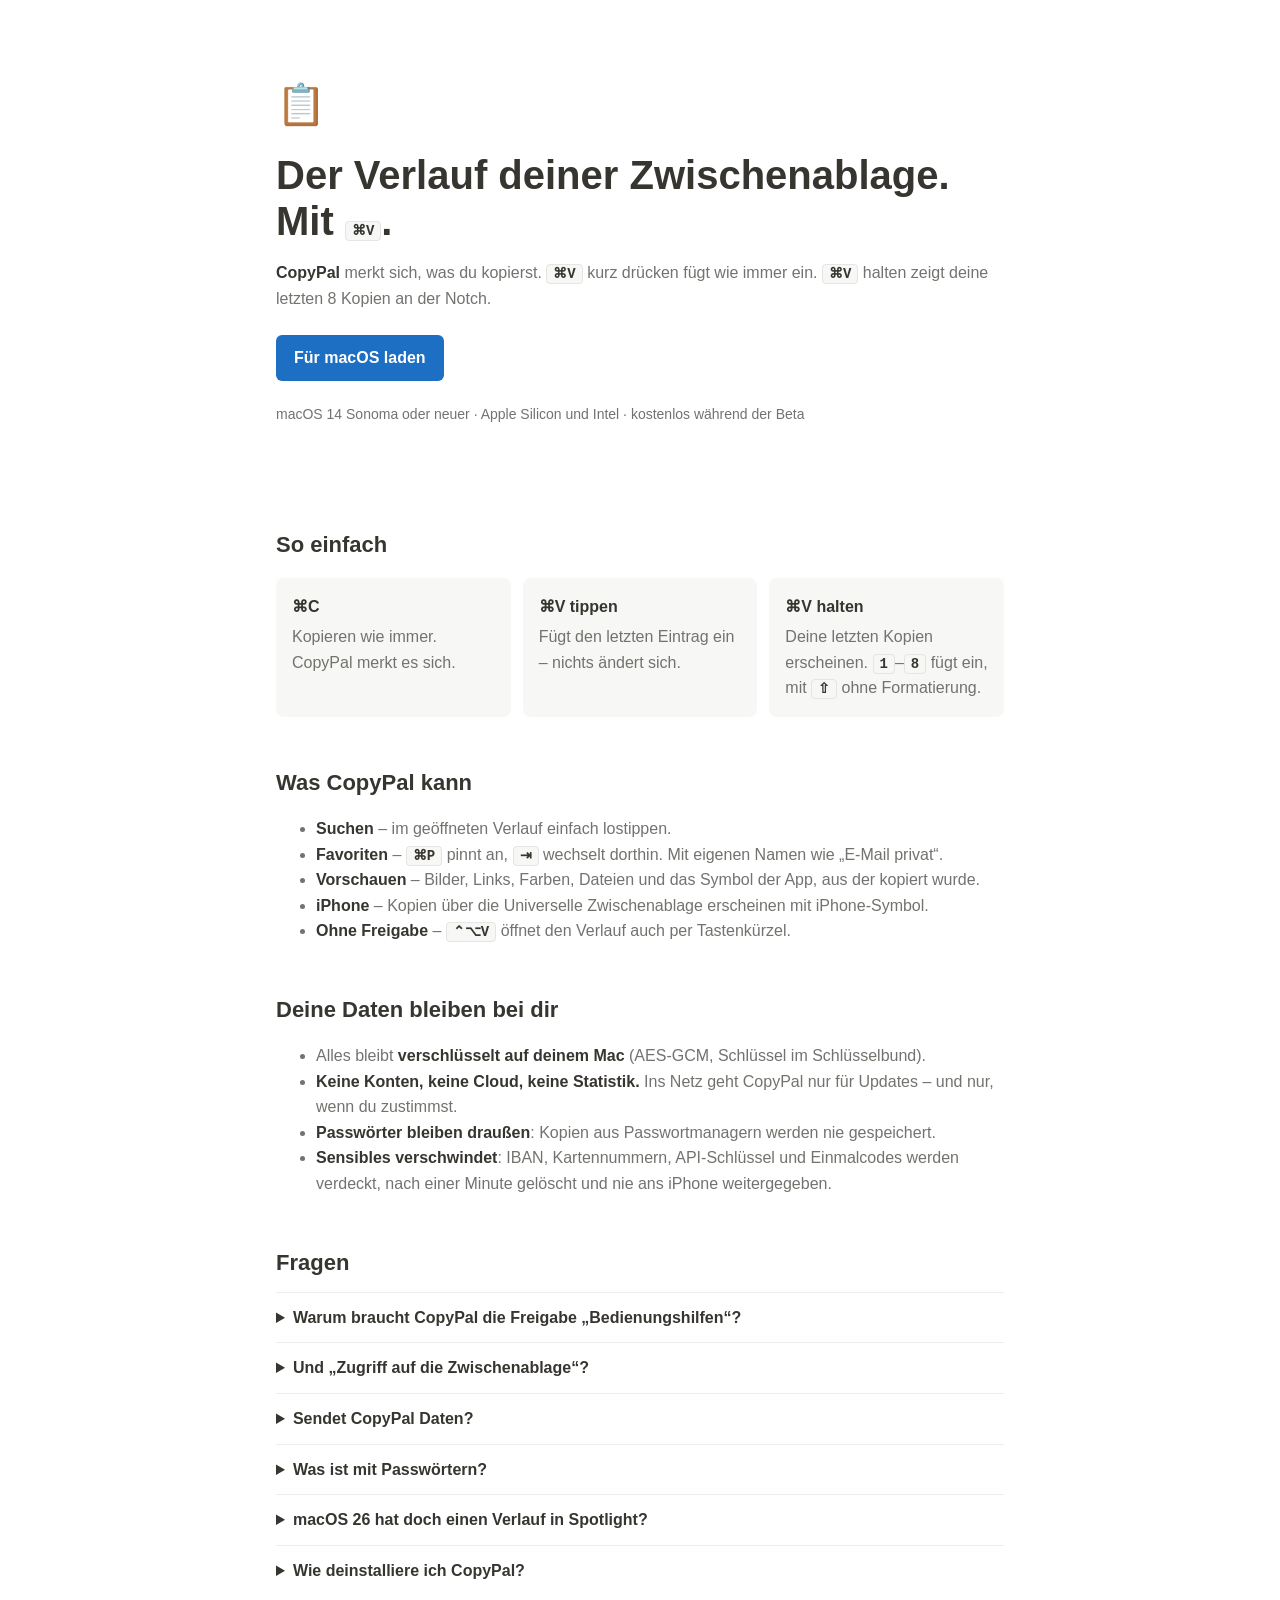
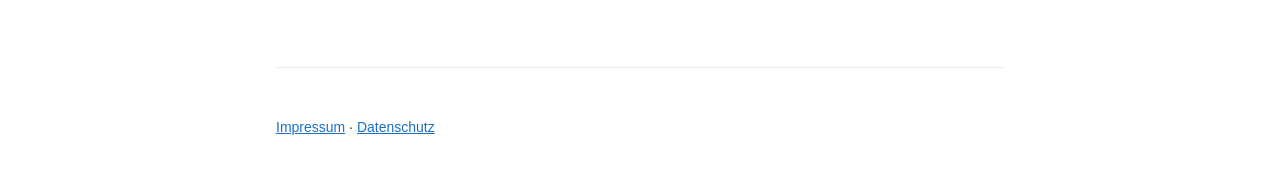
<file: CopyPal/Website/index.html>
<!doctype html>
<html lang="de">
<head>
  <meta charset="utf-8">
  <meta name="viewport" content="width=device-width, initial-scale=1">
  <title>CopyPal – Der Verlauf deiner Zwischenablage</title>
  <meta name="description" content="CopyPal: ⌘V halten zeigt deine letzten Kopien an der Notch. Verschlüsselt, lokal, ohne neue Tastenkombinationen.">
  <link rel="stylesheet" href="style.css">
</head>
<body>
<header>
  <div class="icon" aria-hidden="true">📋</div>
  <h1>Der Verlauf deiner Zwischenablage.<br>Mit <kbd>⌘V</kbd>.</h1>
  <p><strong>CopyPal</strong> merkt sich, was du kopierst. <kbd>⌘V</kbd> kurz drücken fügt wie immer ein. <kbd>⌘V</kbd> halten zeigt deine letzten 8 Kopien an der Notch.</p>
  <!-- Replace with the latest release (Docs/Release.md). -->
  <a class="button" href="https://github.com/OWNER/REPO/releases/latest">Für macOS laden</a>
  <p class="note">macOS 14 Sonoma oder neuer · Apple Silicon und Intel · kostenlos während der Beta</p>
</header>
<main>
  <h2>So einfach</h2>
  <ol class="steps">
    <li><strong>⌘C</strong>Kopieren wie immer. CopyPal merkt es sich.</li>
    <li><strong>⌘V tippen</strong>Fügt den letzten Eintrag ein – nichts ändert sich.</li>
    <li><strong>⌘V halten</strong>Deine letzten Kopien erscheinen. <kbd>1</kbd>–<kbd>8</kbd> fügt ein, mit <kbd>⇧</kbd> ohne Formatierung.</li>
  </ol>

  <h2>Was CopyPal kann</h2>
  <ul>
    <li><strong>Suchen</strong> – im geöffneten Verlauf einfach lostippen.</li>
    <li><strong>Favoriten</strong> – <kbd>⌘P</kbd> pinnt an, <kbd>⇥</kbd> wechselt dorthin. Mit eigenen Namen wie „E-Mail privat“.</li>
    <li><strong>Vorschauen</strong> – Bilder, Links, Farben, Dateien und das Symbol der App, aus der kopiert wurde.</li>
    <li><strong>iPhone</strong> – Kopien über die Universelle Zwischenablage erscheinen mit iPhone-Symbol.</li>
    <li><strong>Ohne Freigabe</strong> – <kbd>⌃⌥V</kbd> öffnet den Verlauf auch per Tastenkürzel.</li>
  </ul>

  <h2>Deine Daten bleiben bei dir</h2>
  <ul>
    <li>Alles bleibt <strong>verschlüsselt auf deinem Mac</strong> (AES-GCM, Schlüssel im Schlüsselbund).</li>
    <li><strong>Keine Konten, keine Cloud, keine Statistik.</strong> Ins Netz geht CopyPal nur für Updates – und nur, wenn du zustimmst.</li>
    <li><strong>Passwörter bleiben draußen</strong>: Kopien aus Passwortmanagern werden nie gespeichert.</li>
    <li><strong>Sensibles verschwindet</strong>: IBAN, Kartennummern, API-Schlüssel und Einmalcodes werden verdeckt, nach einer Minute gelöscht und nie ans iPhone weitergegeben.</li>
  </ul>

  <h2>Fragen</h2>
  <details>
    <summary>Warum braucht CopyPal die Freigabe „Bedienungshilfen“?</summary>
    <p>Nur so kann CopyPal unterscheiden, ob du <kbd>⌘V</kbd> kurz drückst oder hältst, und den gewählten Eintrag einfügen. CopyPal reagiert ausschließlich auf <kbd>⌘V</kbd> und speichert keine Tastatureingaben.</p>
  </details>
  <details>
    <summary>Und „Zugriff auf die Zwischenablage“?</summary>
    <p>Ab macOS 15.4 fragt macOS, bevor eine App die Zwischenablage liest. Für einen Clipboard-Manager ist „Immer erlauben“ nötig, sonst erscheint bei jeder Kopie eine Rückfrage.</p>
  </details>
  <details>
    <summary>Sendet CopyPal Daten?</summary>
    <p>Nein. Der Verlauf bleibt verschlüsselt auf deinem Mac. Optional prüft CopyPal auf Updates (ohne Systemprofil) und lädt Website-Symbole für kopierte Links – beides nur, wenn du es einschaltest.</p>
  </details>
  <details>
    <summary>Was ist mit Passwörtern?</summary>
    <p>Passwortmanager markieren ihre Kopien; CopyPal liest diese nie. Zusätzlich stehen 1Password, Bitwarden, die Passwörter-App, die Schlüsselbundverwaltung und Banking-Apps auf einer Ignorierliste, die du erweitern kannst.</p>
  </details>
  <details>
    <summary>macOS 26 hat doch einen Verlauf in Spotlight?</summary>
    <p>Ja – CopyPal ist anders: kein neues Tastenkürzel (einfach <kbd>⌘V</kbd> halten), Einfügen mit einer Zahl, verschlüsselte Ablage, automatische Erkennung sensibler Inhalte, Favoriten mit Namen und die Kontrolle, was aufs iPhone geht.</p>
  </details>
  <details>
    <summary>Wie deinstalliere ich CopyPal?</summary>
    <p>CopyPal beenden und aus „Programme“ löschen. Der verschlüsselte Verlauf liegt unter <code>~/Library/Application Support</code>, der Schlüssel in der Schlüsselbundverwaltung (Eintrag „CopyPal“).</p>
  </details>
</main>
<footer>
  <hr>
  <a href="impressum.html">Impressum</a> · <a href="datenschutz.html">Datenschutz</a>
</footer>
</body>
</html>
</file>
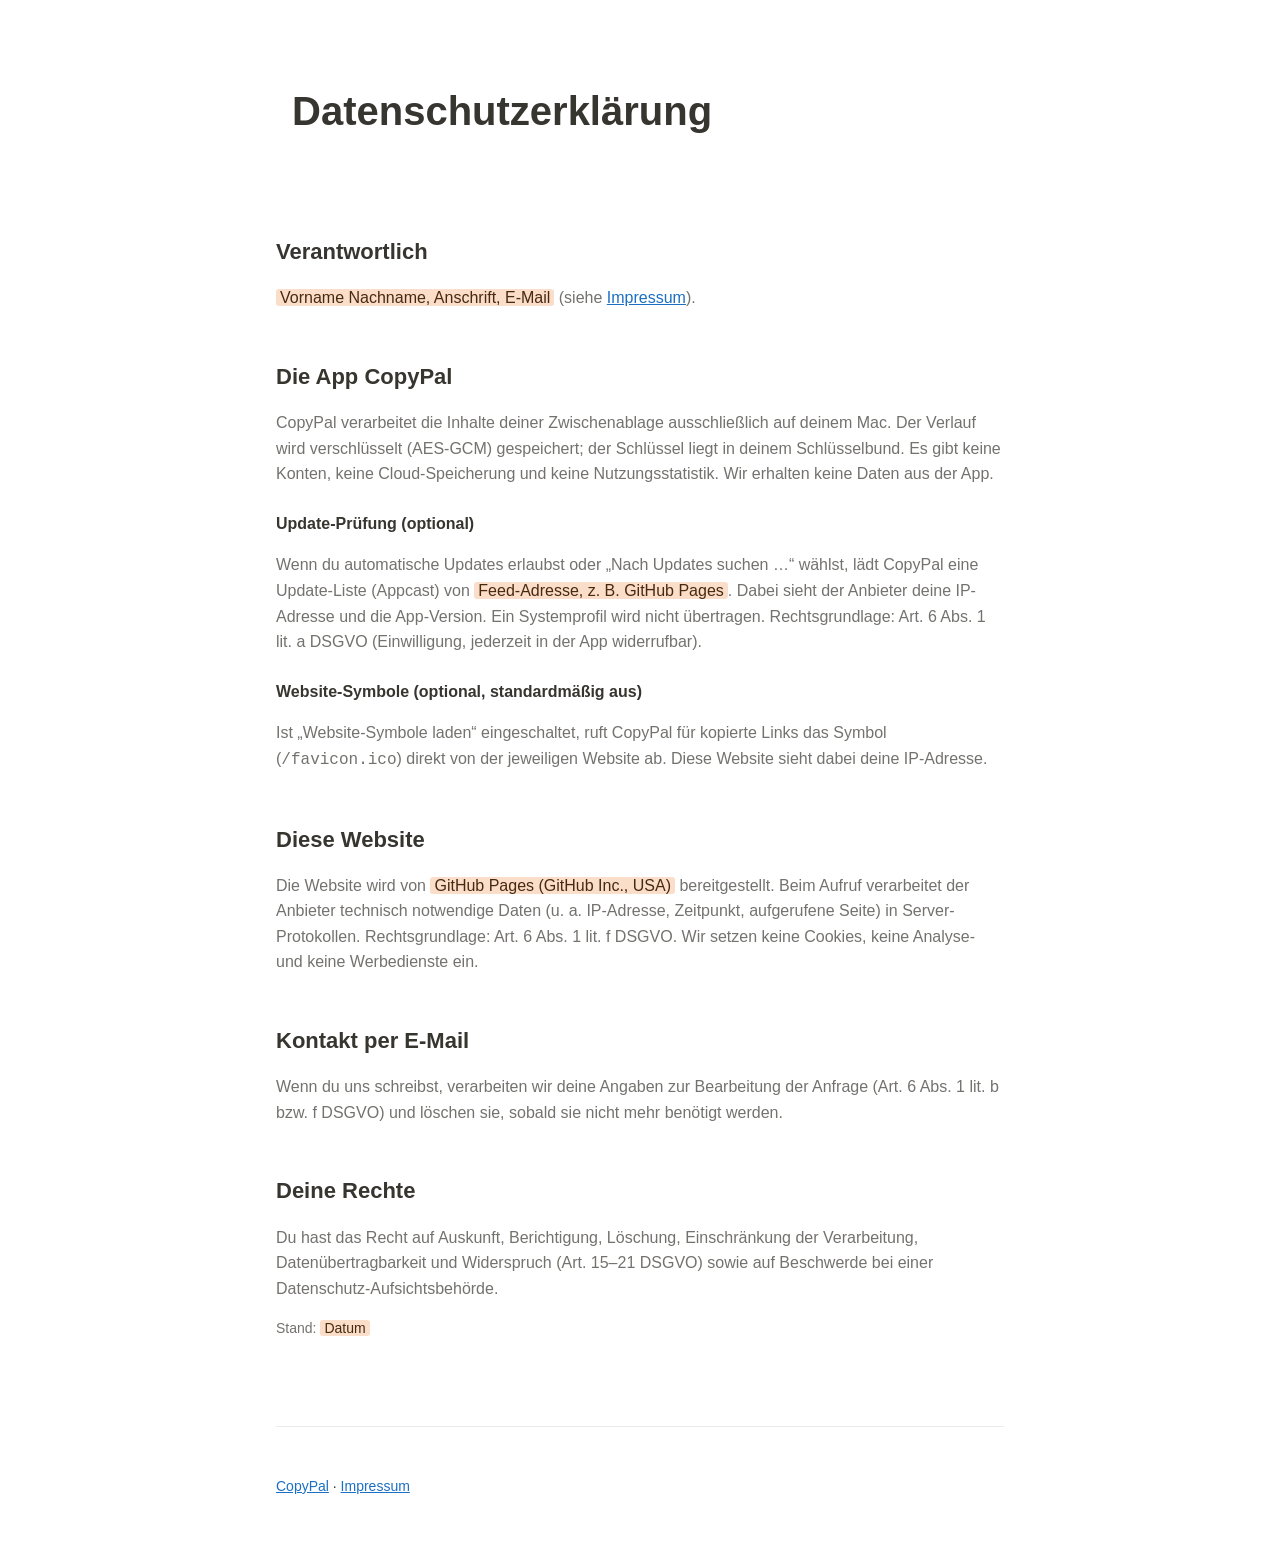
<file: CopyPal/Website/datenschutz.html>
<!doctype html>
<html lang="de">
<head>
  <meta charset="utf-8">
  <meta name="viewport" content="width=device-width, initial-scale=1">
  <title>Datenschutz – CopyPal</title>
  <link rel="stylesheet" href="style.css">
</head>
<body>
<main>
  <header><h1>Datenschutzerklärung</h1></header>
  <!-- VORLAGE, keine Rechtsberatung: vor der Veröffentlichung prüfen und die markierten Angaben ersetzen. -->

  <h2>Verantwortlich</h2>
  <p><span class="placeholder">Vorname Nachname, Anschrift, E-Mail</span> (siehe <a href="impressum.html">Impressum</a>).</p>

  <h2>Die App CopyPal</h2>
  <p>CopyPal verarbeitet die Inhalte deiner Zwischenablage ausschließlich auf deinem Mac. Der Verlauf wird verschlüsselt (AES-GCM) gespeichert; der Schlüssel liegt in deinem Schlüsselbund. Es gibt keine Konten, keine Cloud-Speicherung und keine Nutzungsstatistik. Wir erhalten keine Daten aus der App.</p>
  <h3>Update-Prüfung (optional)</h3>
  <p>Wenn du automatische Updates erlaubst oder „Nach Updates suchen …“ wählst, lädt CopyPal eine Update-Liste (Appcast) von <span class="placeholder">Feed-Adresse, z. B. GitHub Pages</span>. Dabei sieht der Anbieter deine IP-Adresse und die App-Version. Ein Systemprofil wird nicht übertragen. Rechtsgrundlage: Art. 6 Abs. 1 lit. a DSGVO (Einwilligung, jederzeit in der App widerrufbar).</p>
  <h3>Website-Symbole (optional, standardmäßig aus)</h3>
  <p>Ist „Website-Symbole laden“ eingeschaltet, ruft CopyPal für kopierte Links das Symbol (<code>/favicon.ico</code>) direkt von der jeweiligen Website ab. Diese Website sieht dabei deine IP-Adresse.</p>

  <h2>Diese Website</h2>
  <p>Die Website wird von <span class="placeholder">GitHub Pages (GitHub Inc., USA)</span> bereitgestellt. Beim Aufruf verarbeitet der Anbieter technisch notwendige Daten (u. a. IP-Adresse, Zeitpunkt, aufgerufene Seite) in Server-Protokollen. Rechtsgrundlage: Art. 6 Abs. 1 lit. f DSGVO. Wir setzen keine Cookies, keine Analyse- und keine Werbedienste ein.</p>

  <h2>Kontakt per E-Mail</h2>
  <p>Wenn du uns schreibst, verarbeiten wir deine Angaben zur Bearbeitung der Anfrage (Art. 6 Abs. 1 lit. b bzw. f DSGVO) und löschen sie, sobald sie nicht mehr benötigt werden.</p>

  <h2>Deine Rechte</h2>
  <p>Du hast das Recht auf Auskunft, Berichtigung, Löschung, Einschränkung der Verarbeitung, Datenübertragbarkeit und Widerspruch (Art. 15–21 DSGVO) sowie auf Beschwerde bei einer Datenschutz-Aufsichtsbehörde.</p>

  <p class="note">Stand: <span class="placeholder">Datum</span></p>
</main>
<footer><hr><a href="index.html">CopyPal</a> · <a href="impressum.html">Impressum</a></footer>
</body>
</html>
</file>
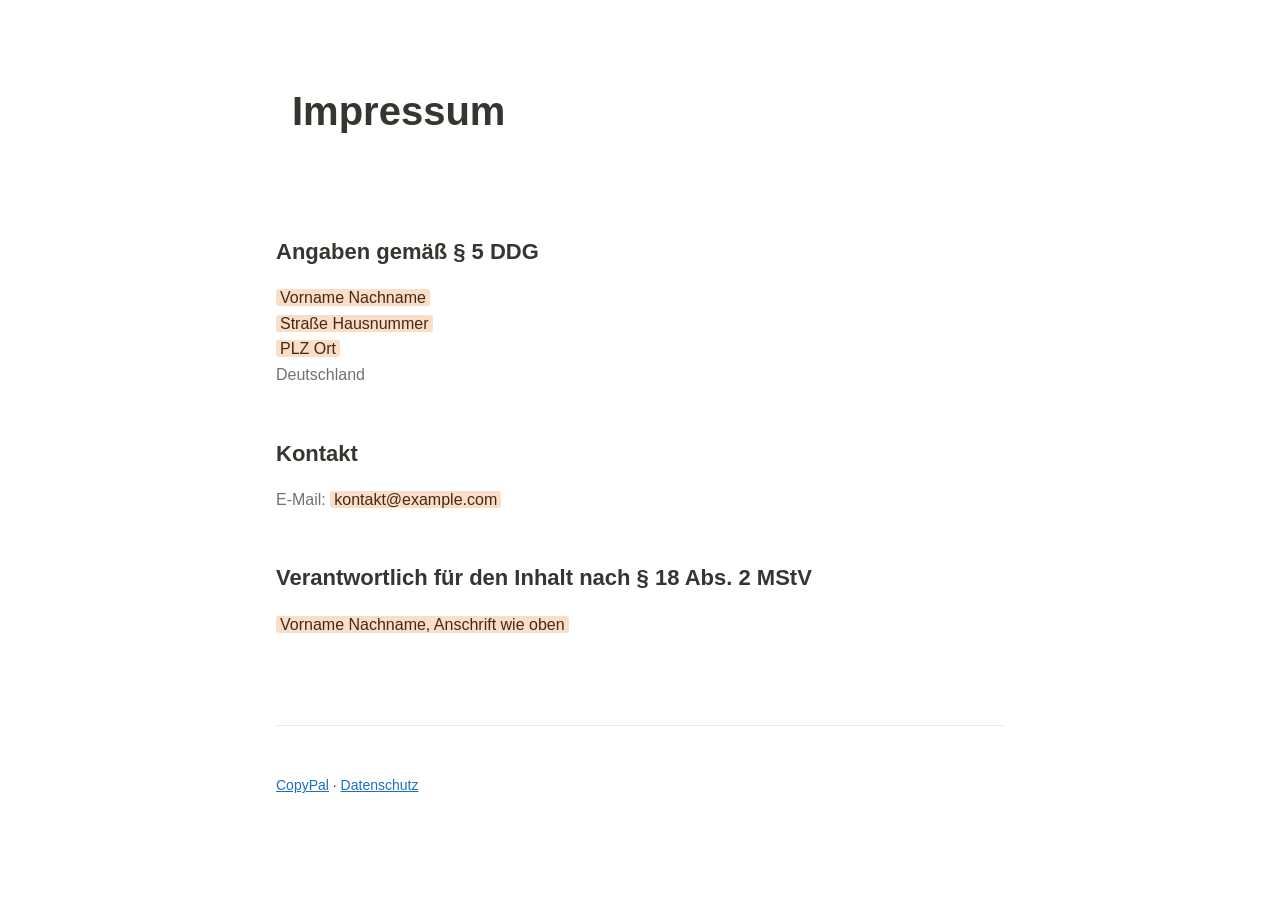
<file: CopyPal/Website/impressum.html>
<!doctype html>
<html lang="de">
<head>
  <meta charset="utf-8">
  <meta name="viewport" content="width=device-width, initial-scale=1">
  <title>Impressum – CopyPal</title>
  <link rel="stylesheet" href="style.css">
</head>
<body>
<main>
  <header><h1>Impressum</h1></header>
  <!-- VORLAGE: vor der Veröffentlichung alle markierten Angaben ersetzen (Docs/Release-Checkliste.md). -->
  <h2>Angaben gemäß § 5 DDG</h2>
  <p>
    <span class="placeholder">Vorname Nachname</span><br>
    <span class="placeholder">Straße Hausnummer</span><br>
    <span class="placeholder">PLZ Ort</span><br>
    Deutschland
  </p>
  <h2>Kontakt</h2>
  <p>E-Mail: <span class="placeholder">kontakt@example.com</span></p>
  <h2>Verantwortlich für den Inhalt nach § 18 Abs. 2 MStV</h2>
  <p><span class="placeholder">Vorname Nachname, Anschrift wie oben</span></p>
</main>
<footer><hr><a href="index.html">CopyPal</a> · <a href="datenschutz.html">Datenschutz</a></footer>
</body>
</html>
</file>
<file: CopyPal/Website/style.css>
/* CopyPal website: calm, reduced, Notion-like (see Docs/Design.md). No external fonts or scripts. */
:root {
  --bg: #ffffff;
  --surface: #f7f7f5;
  --text: #37352f;
  --text-secondary: #73726e;
  --divider: rgba(55, 53, 47, 0.09);
  --accent: #1c6fc2;
  --accent-hover: #165fa6;
  color-scheme: light dark;
}
@media (prefers-color-scheme: dark) {
  :root {
    --bg: #191919;
    --surface: #202020;
    --text: rgba(255, 255, 255, 0.81);
    --text-secondary: #9b9b9b;
    --divider: rgba(255, 255, 255, 0.094);
  }
}
* { box-sizing: border-box; }
body {
  margin: 0;
  background: var(--bg);
  color: var(--text);
  font: 16px/1.6 -apple-system, BlinkMacSystemFont, "Helvetica Neue", Arial, sans-serif;
}
main, header, footer { max-width: 760px; margin: 0 auto; padding: 0 16px; }
header { padding-top: 72px; padding-bottom: 40px; }
h1 { font-size: 40px; line-height: 1.15; margin: 16px 0 12px; font-weight: 700; }
h2 { font-size: 22px; margin: 48px 0 12px; }
h3 { font-size: 16px; margin: 24px 0 4px; }
p, li { color: var(--text-secondary); }
strong { color: var(--text); }
kbd {
  font: 600 14px ui-monospace, SFMono-Regular, Menlo, monospace;
  background: var(--surface);
  border: 1px solid var(--divider);
  border-radius: 4px;
  padding: 1px 6px;
  color: var(--text);
}
.icon { font-size: 40px; }
.button {
  display: inline-block;
  background: var(--accent);
  color: #fff;
  text-decoration: none;
  font-weight: 600;
  padding: 10px 18px;
  border-radius: 6px;
  margin: 8px 12px 8px 0;
}
.button:hover { background: var(--accent-hover); }
.note { font-size: 14px; }
.steps { display: grid; grid-template-columns: repeat(auto-fit, minmax(200px, 1fr)); gap: 12px; padding: 0; list-style: none; }
.steps li { background: var(--surface); border-radius: 8px; padding: 16px; }
.steps li strong { display: block; margin-bottom: 4px; }
hr { border: 0; border-top: 1px solid var(--divider); margin: 48px 0; }
details { border-top: 1px solid var(--divider); padding: 12px 0; }
summary { cursor: pointer; font-weight: 600; color: var(--text); }
footer { padding-top: 24px; padding-bottom: 48px; font-size: 14px; }
footer a, main a { color: var(--accent); }
.placeholder { background: #fadec9; color: #49290e; padding: 0 4px; border-radius: 3px; }
</file>
